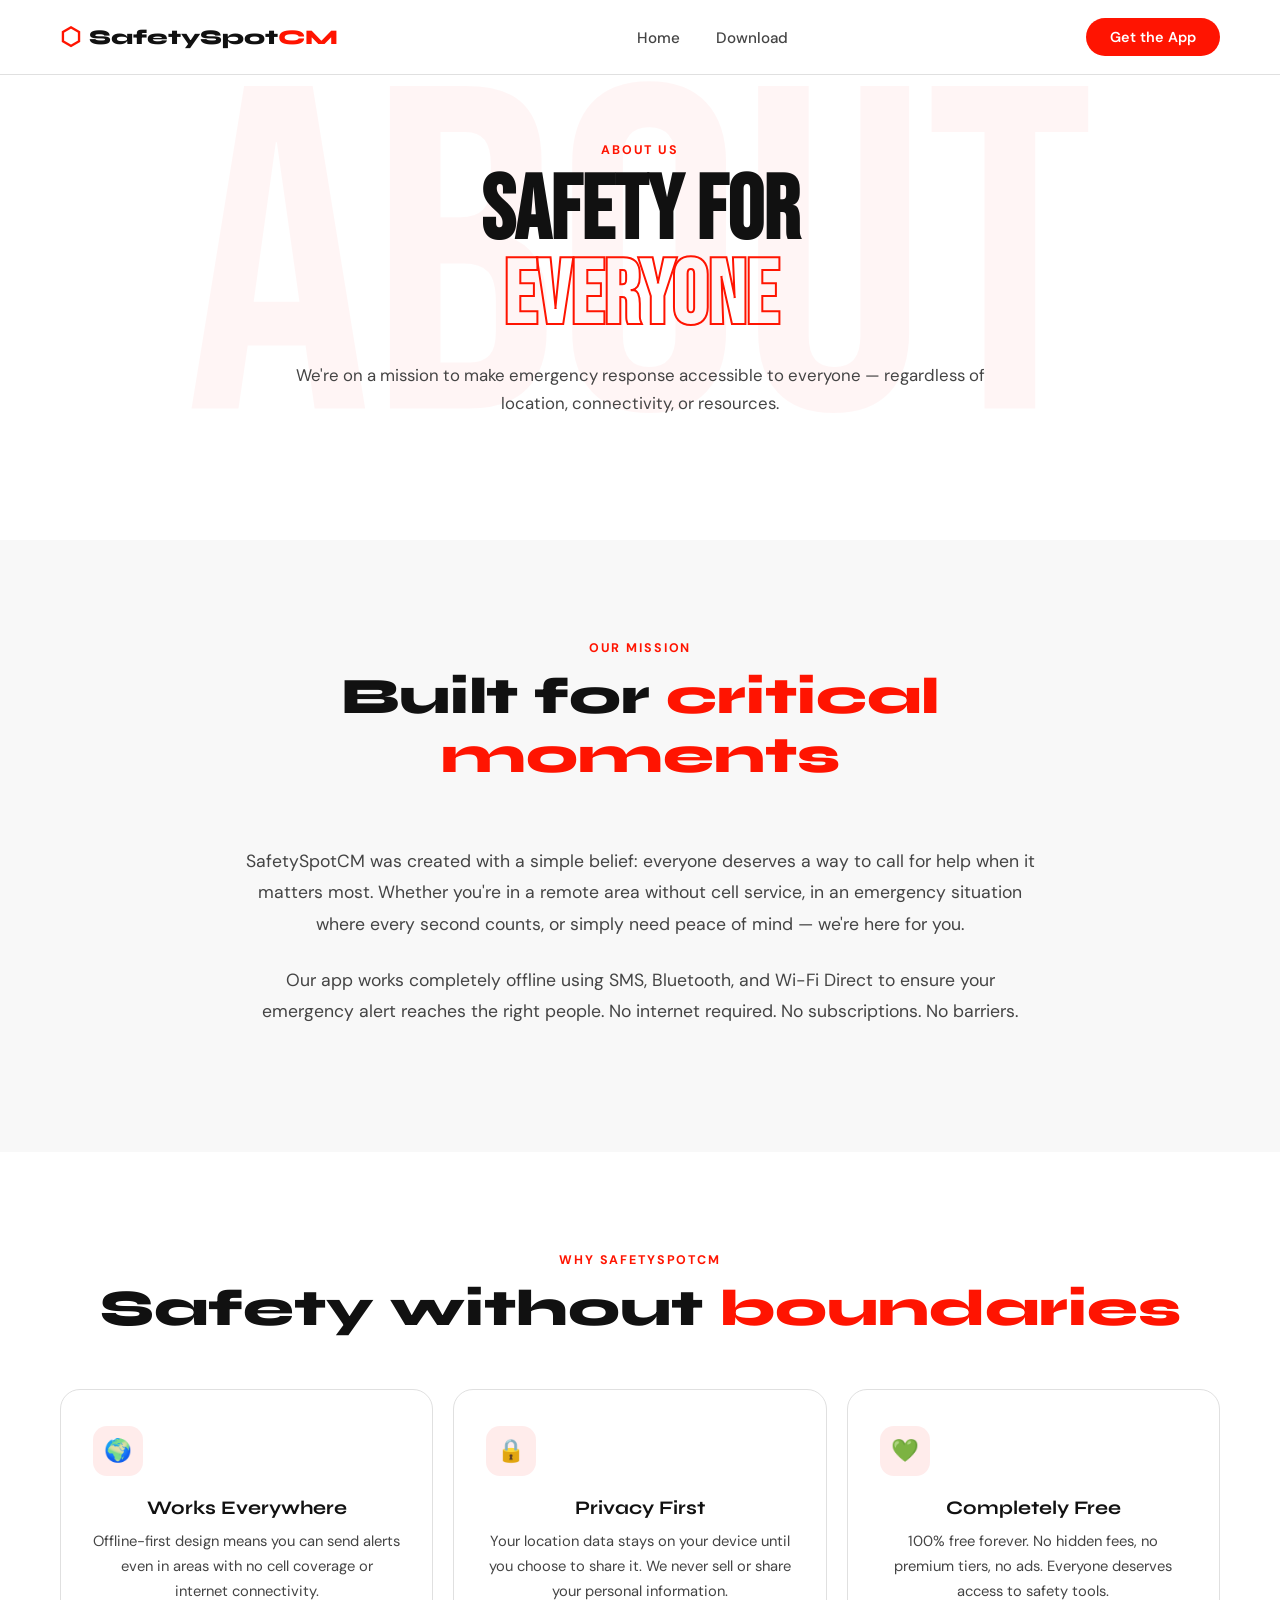
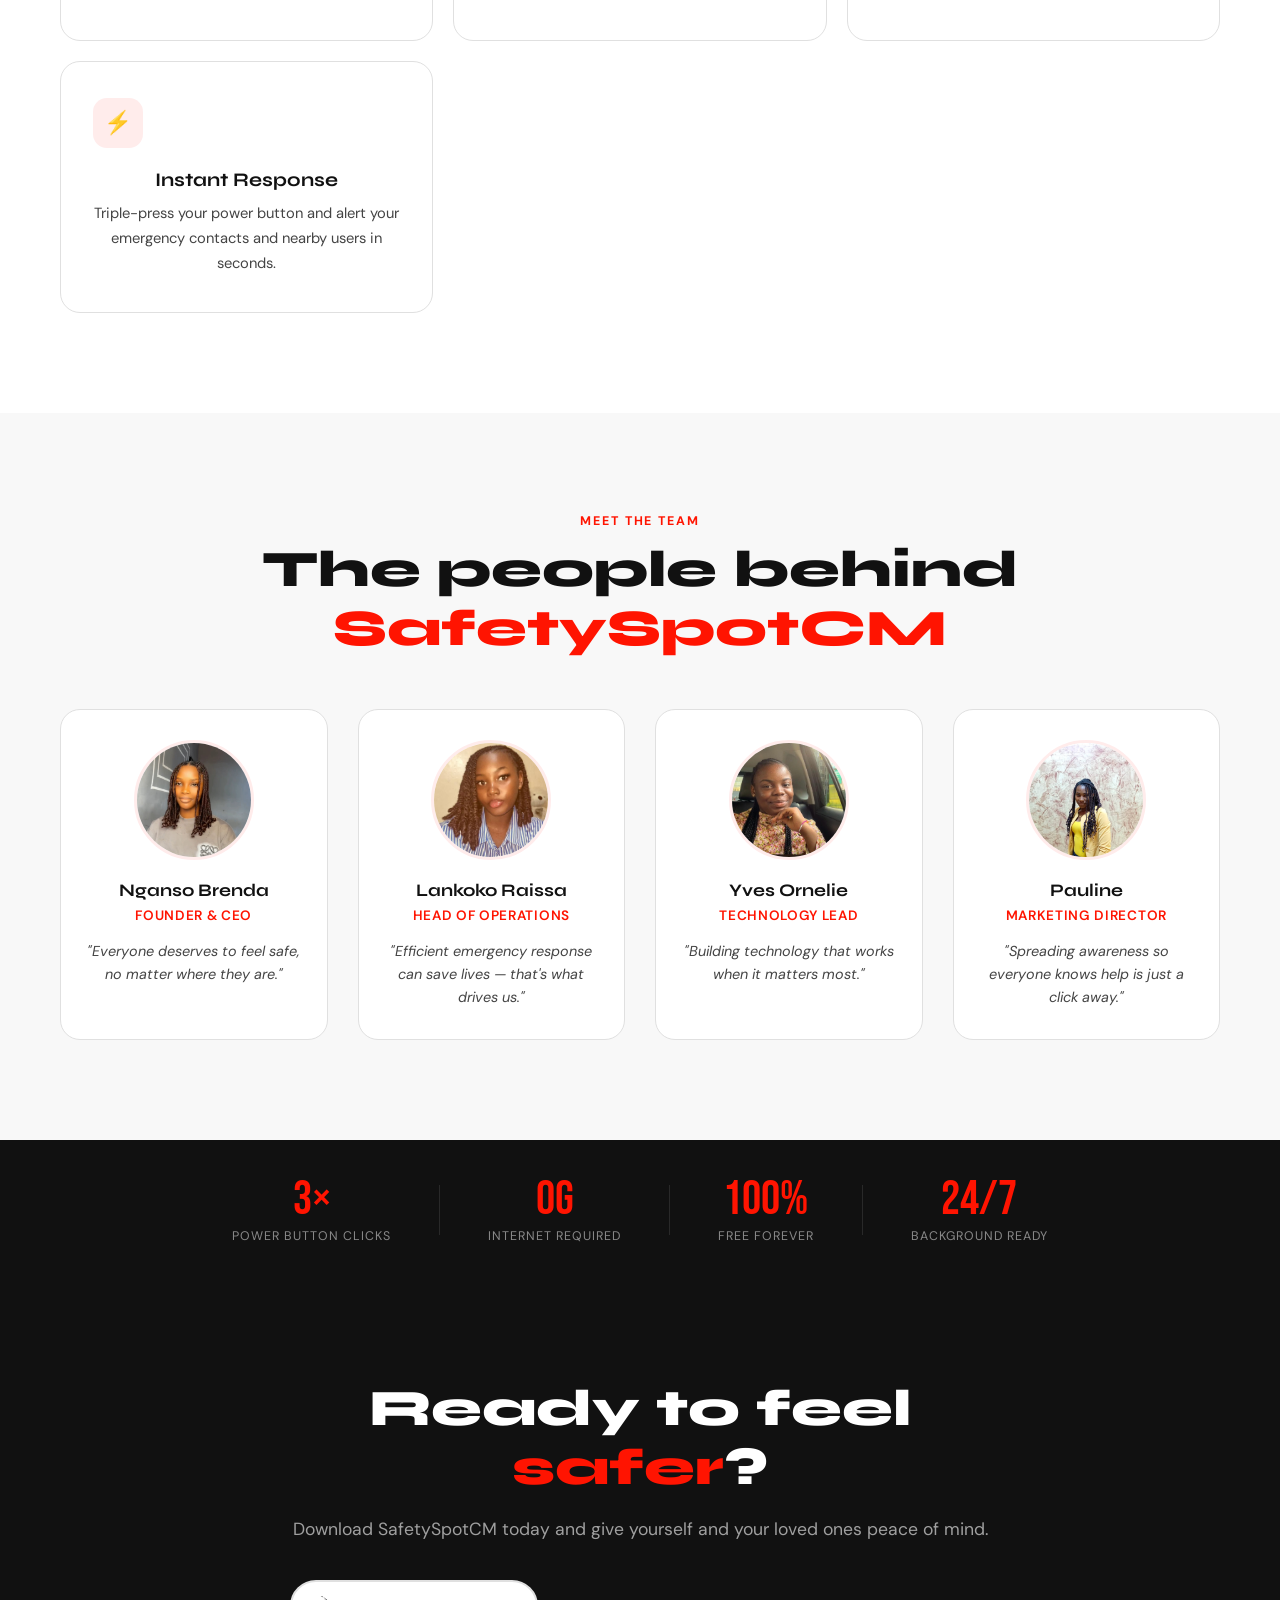
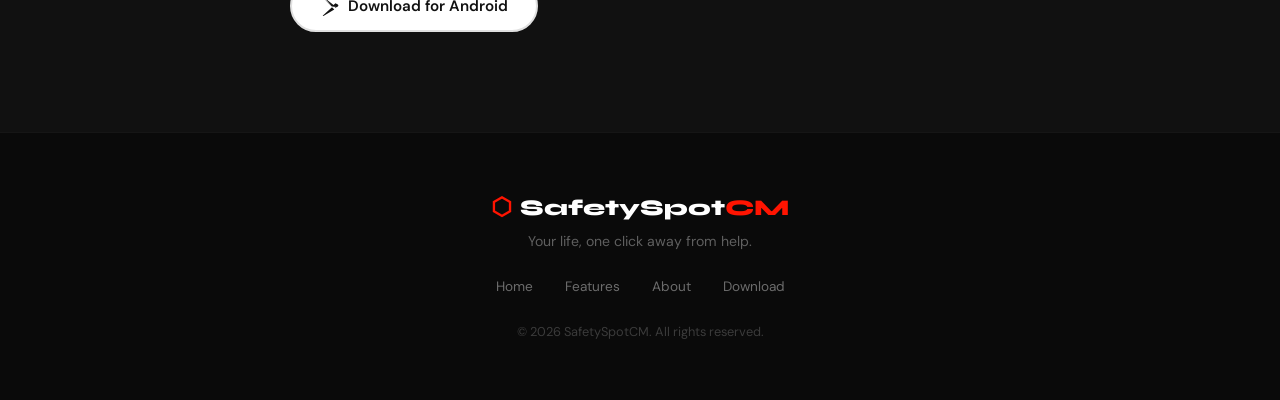
<file: website/templates/about.html>
<!DOCTYPE html>
<html lang="en">
<head>
  <meta charset="UTF-8" />
  <meta name="viewport" content="width=device-width, initial-scale=1.0"/>
  <title>About – SafetySpotCM</title>
  <link rel="stylesheet" href="../static/css/style.css" />
  <link rel="preconnect" href="https://fonts.googleapis.com">
  <link href="https://fonts.googleapis.com/css2?family=Bebas+Neue&family=Syne:wght@400;600;700;800&family=DM+Sans:ital,wght@0,300;0,400;0,500;1,300&display=swap" rel="stylesheet">
</head>
<body>

  <!-- NAV -->
  <nav class="navbar">
    <div class="nav-logo">
      <span class="logo-icon">⬡</span>
      <span class="logo-text">SafetySpot<span class="logo-accent">CM</span></span>
    </div>
    <ul class="nav-links">
      <li><a href="{{ url_for('home') }}">Home</a></li>
      <li><a href="#download">Download</a></li>
    </ul>
    <a href="#download" class="nav-cta">Get the App</a>
  </nav>

  <!-- ABOUT HERO -->
  <section class="about-hero">
    <div class="hero-bg-text">ABOUT</div>
    <div class="about-hero-content">
      <div class="section-label">About Us</div>
      <h1 class="hero-title">
        Safety for<br/>
        <span class="hero-accent">Everyone</span>
      </h1>
      <p class="hero-sub">We're on a mission to make emergency response accessible to everyone — regardless of location, connectivity, or resources.</p>
    </div>
  </section>

  <!-- MISSION -->
  <section class="mission" id="about">
    <div class="section-inner">
      <div class="section-label">Our Mission</div>
      <h2 class="section-title">Built for <span class="accent">critical moments</span></h2>
      <p class="mission-text">SafetySpotCM was created with a simple belief: everyone deserves a way to call for help when it matters most. Whether you're in a remote area without cell service, in an emergency situation where every second counts, or simply need peace of mind — we're here for you.</p>
      <p class="mission-text">Our app works completely offline using SMS, Bluetooth, and Wi-Fi Direct to ensure your emergency alert reaches the right people. No internet required. No subscriptions. No barriers.</p>
    </div>
  </section>

  <!-- VALUES -->
  <section class="values">
    <div class="section-inner">
      <div class="section-label">Why SafetySpotCM</div>
      <h2 class="section-title">Safety without <span class="accent">boundaries</span></h2>
      <div class="features-grid">
        <div class="feat-card">
          <div class="feat-icon-wrap"><span class="feat-icon">🌍</span></div>
          <h3>Works Everywhere</h3>
          <p>Offline-first design means you can send alerts even in areas with no cell coverage or internet connectivity.</p>
        </div>
        <div class="feat-card">
          <div class="feat-icon-wrap"><span class="feat-icon">🔒</span></div>
          <h3>Privacy First</h3>
          <p>Your location data stays on your device until you choose to share it. We never sell or share your personal information.</p>
        </div>
        <div class="feat-card">
          <div class="feat-icon-wrap"><span class="feat-icon">💚</span></div>
          <h3>Completely Free</h3>
          <p>100% free forever. No hidden fees, no premium tiers, no ads. Everyone deserves access to safety tools.</p>
        </div>
        <div class="feat-card">
          <div class="feat-icon-wrap"><span class="feat-icon">⚡</span></div>
          <h3>Instant Response</h3>
          <p>Triple-press your power button and alert your emergency contacts and nearby users in seconds.</p>
        </div>
      </div>
    </div>
  </section>

  <!-- MEET THE TEAM -->
  <section class="team" id="team">
    <div class="section-inner">
      <div class="section-label">Meet the Team</div>
      <h2 class="section-title">The people behind <span class="accent">SafetySpotCM</span></h2>
      <div class="team-grid">
        <div class="team-card">
          <div class="team-photo">
            <img src="../static/images/Brenda.jpeg" alt="Nganso Brenda">
          </div>
          <h3 class="team-name">Nganso Brenda</h3>
          <p class="team-role">Founder & CEO</p>
          <p class="team-quote">"Everyone deserves to feel safe, no matter where they are."</p>
        </div>
        <div class="team-card">
          <div class="team-photo">
            <img src="../static/images/Raissa.jpeg" alt="Lankoko Raissa">
          </div>
          <h3 class="team-name">Lankoko Raissa</h3>
          <p class="team-role">Head of Operations</p>
          <p class="team-quote">"Efficient emergency response can save lives — that's what drives us."</p>
        </div>
        <div class="team-card">
          <div class="team-photo">
            <img src="../static/images/Yves.jpeg" alt="Yves Ornelie">
          </div>
          <h3 class="team-name">Yves Ornelie</h3>
          <p class="team-role">Technology Lead</p>
          <p class="team-quote">"Building technology that works when it matters most."</p>
        </div>
        <div class="team-card">
          <div class="team-photo">
            <img src="../static/images/Pauline.jpeg" alt="Pauline">
          </div>
          <h3 class="team-name">Pauline</h3>
          <p class="team-role">Marketing Director</p>
          <p class="team-quote">"Spreading awareness so everyone knows help is just a click away."</p>
        </div>
      </div>
    </div>
  </section>

  <!-- STATS -->
  <div class="stats-strip">
    <div class="stat"><span class="stat-num">3×</span><span class="stat-label">Power Button Clicks</span></div>
    <div class="stat-divider"></div>
    <div class="stat"><span class="stat-num">0G</span><span class="stat-label">Internet Required</span></div>
    <div class="stat-divider"></div>
    <div class="stat"><span class="stat-num">100%</span><span class="stat-label">Free Forever</span></div>
    <div class="stat-divider"></div>
    <div class="stat"><span class="stat-num">24/7</span><span class="stat-label">Background Ready</span></div>
  </div>

  <!-- CTA -->
  <section class="cta" id="download">
    <div class="section-inner">
      <h2 class="section-title">Ready to feel <span class="accent">safer</span>?</h2>
      <p class="cta-text">Download SafetySpotCM today and give yourself and your loved ones peace of mind.</p>
      <div class="hero-actions">
        <a href="#" class="btn-primary">
           
          <svg width="20" height="20" viewBox="0 0 24 24" fill="currentColor"><path d="M3.18 23.76c.3.17.64.2.96.09l13.02-7.52-2.76-2.76-11.22 10.19zm16.7-10.56L16.6 11.1 3.04.33C2.7.12 2.3.14 2 .37L14.12 12.5l5.76.7zM21.4 10.3L18.56 8.7l-3.02 2.76 3.02 2.76 2.86-1.62c.82-.47.82-1.84-.02-2.3zM3.18.33L14.12 11.5 2 .5C1.7.27 1.3.3 1 .5L3.18.33z"/></svg>
          Download for Android
        </a>
      </div>
    </div>
  </section>

  <!-- FOOTER -->
  <footer class="footer">
    <div class="footer-content">
      <div class="footer-logo">
        <span class="logo-icon">⬡</span>
        <span class="logo-text">SafetySpot<span class="logo-accent">CM</span></span>
      </div>
      <p class="footer-tagline">Your life, one click away from help.</p>
      <div class="footer-links">
        <a href="/">Home</a>
        <a href="#features">Features</a>
        <a href="#about">About</a>
        <a href="#download">Download</a>
      </div>
      <p class="footer-copy">© 2026 SafetySpotCM. All rights reserved.</p>
    </div>
  </footer>

</body>
</html>
</file>
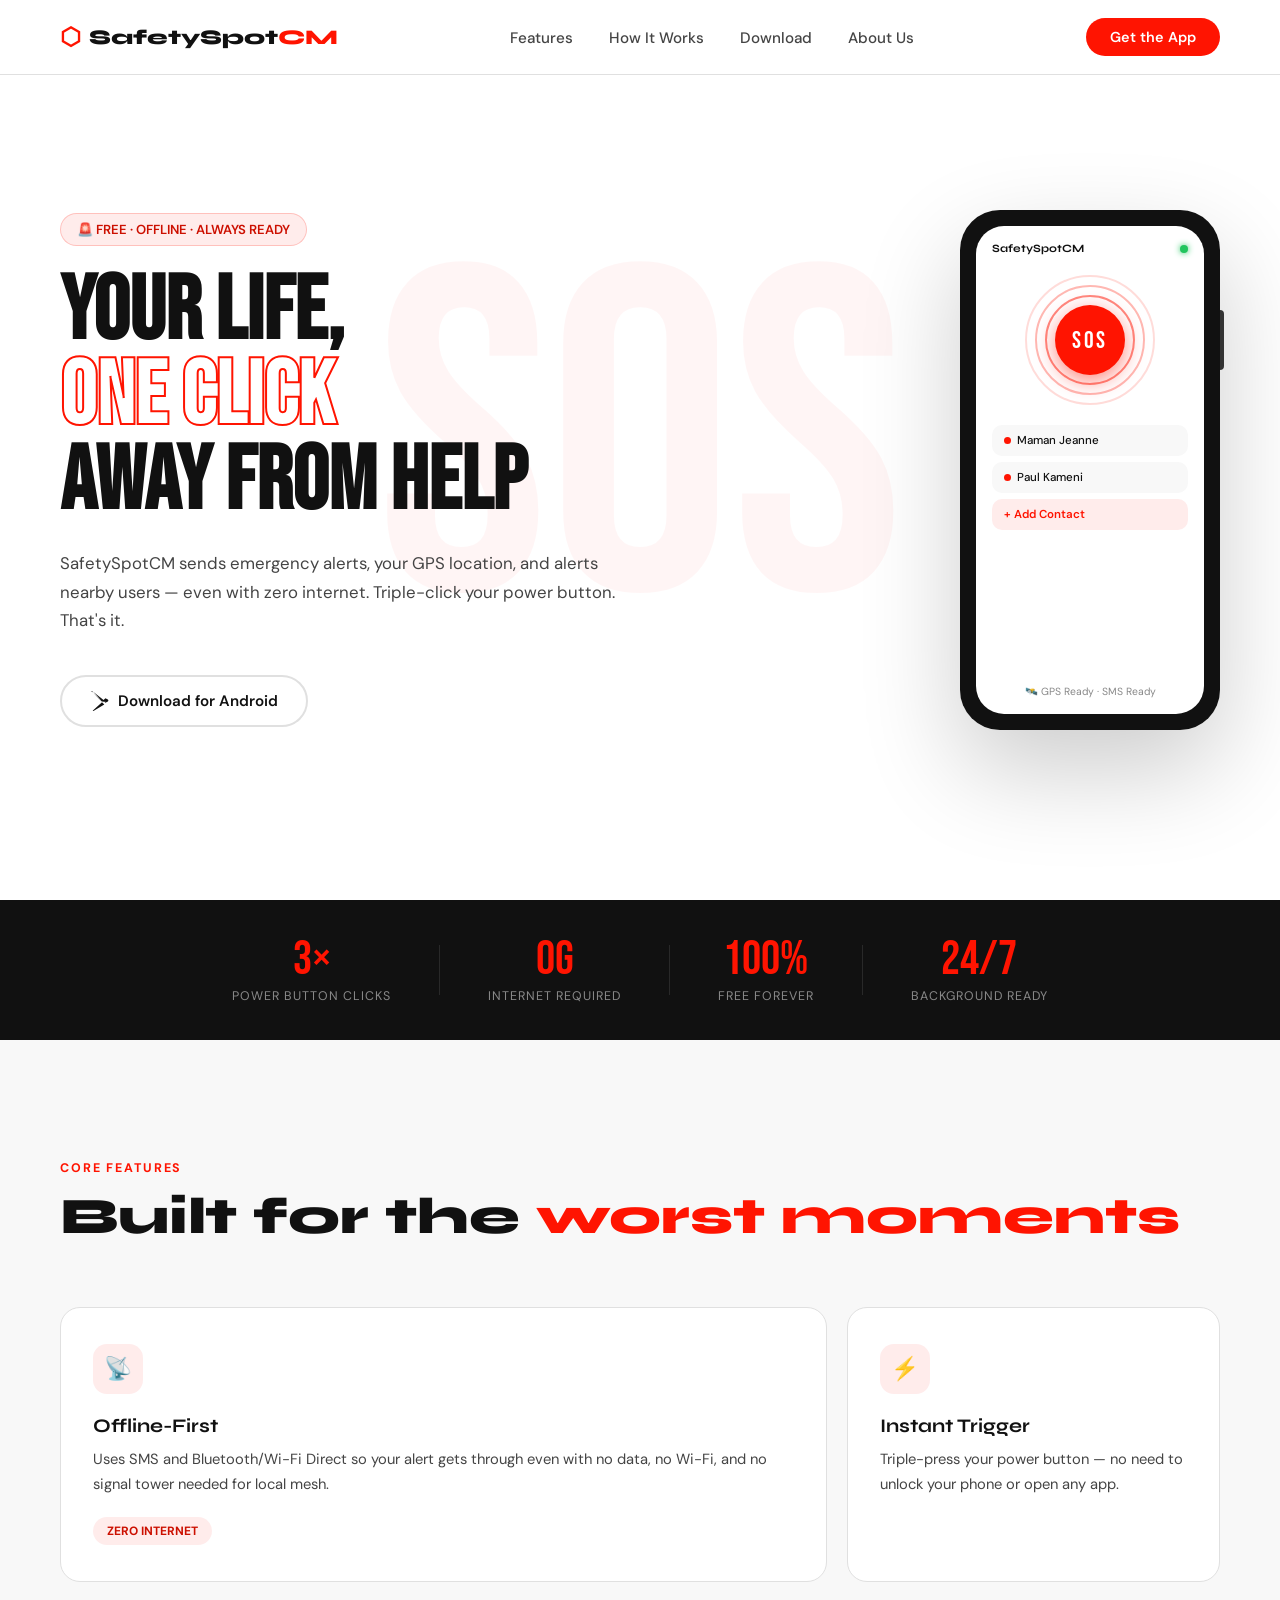
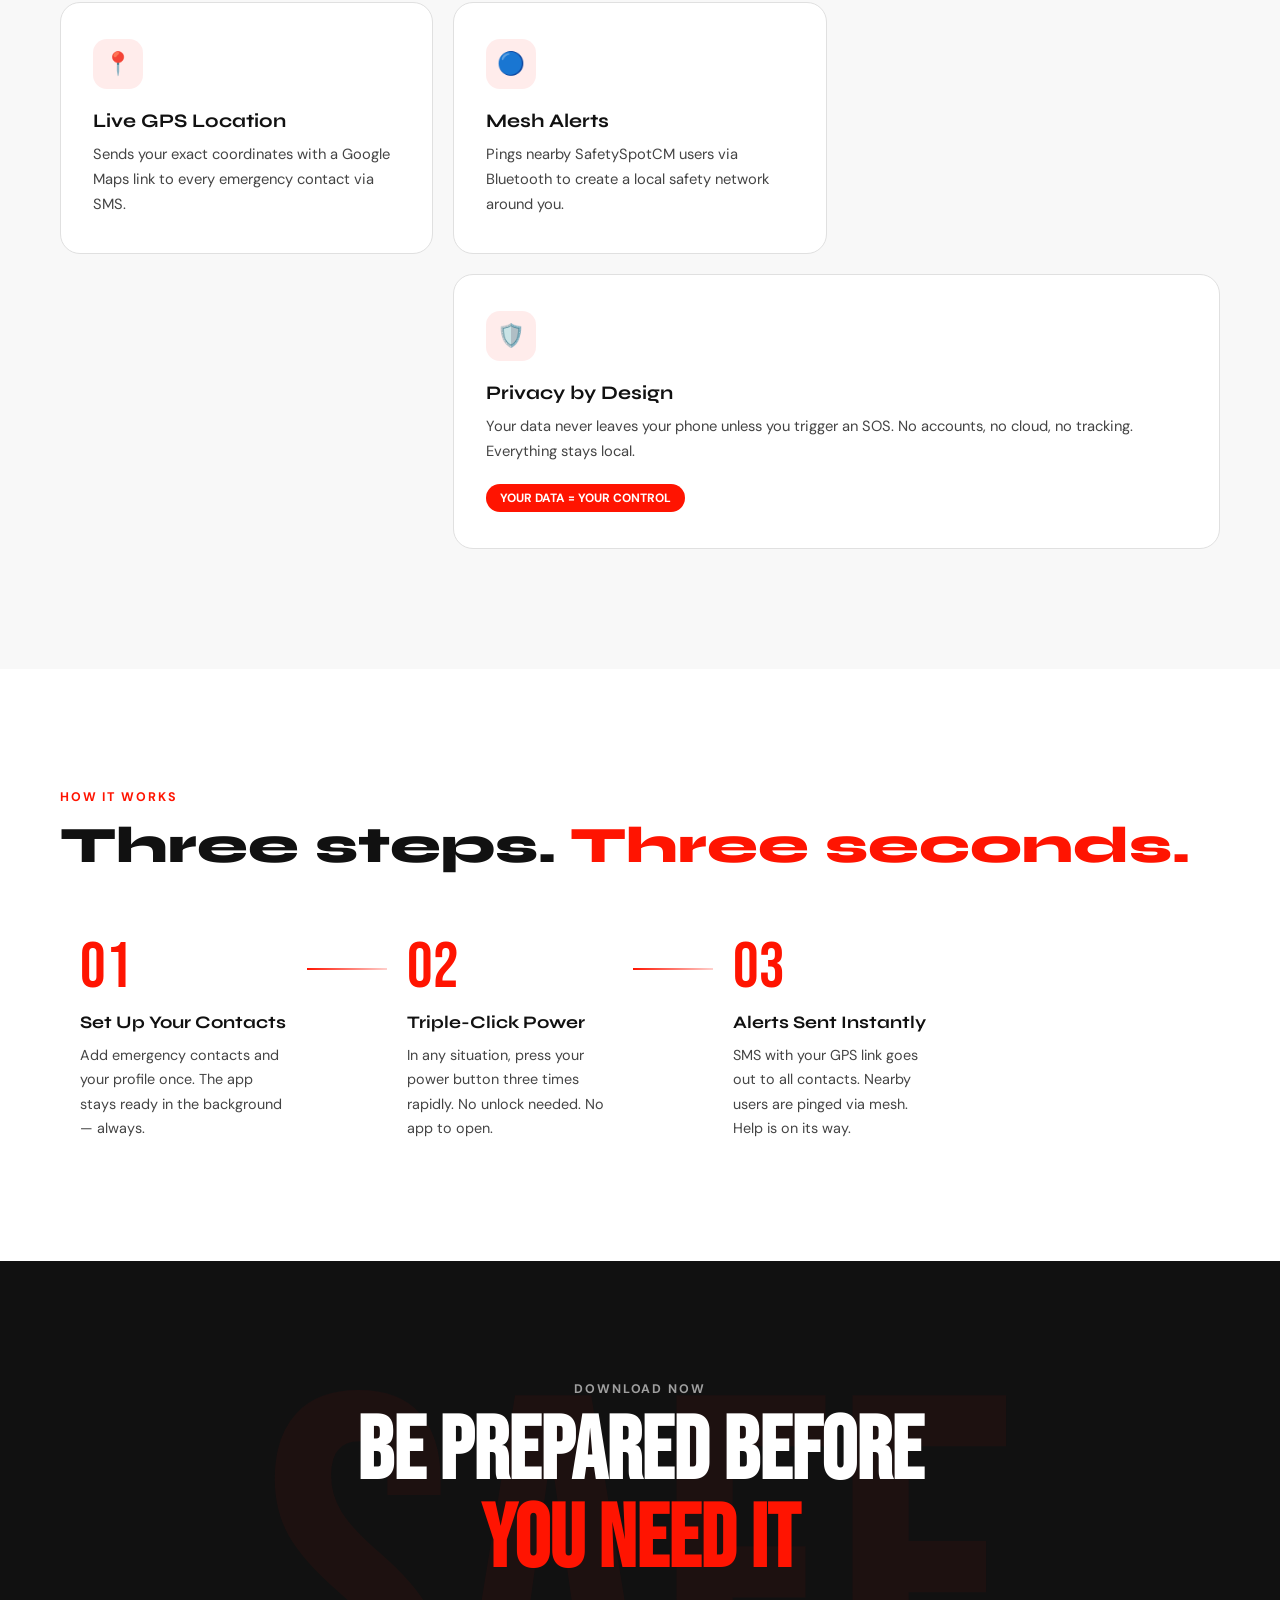
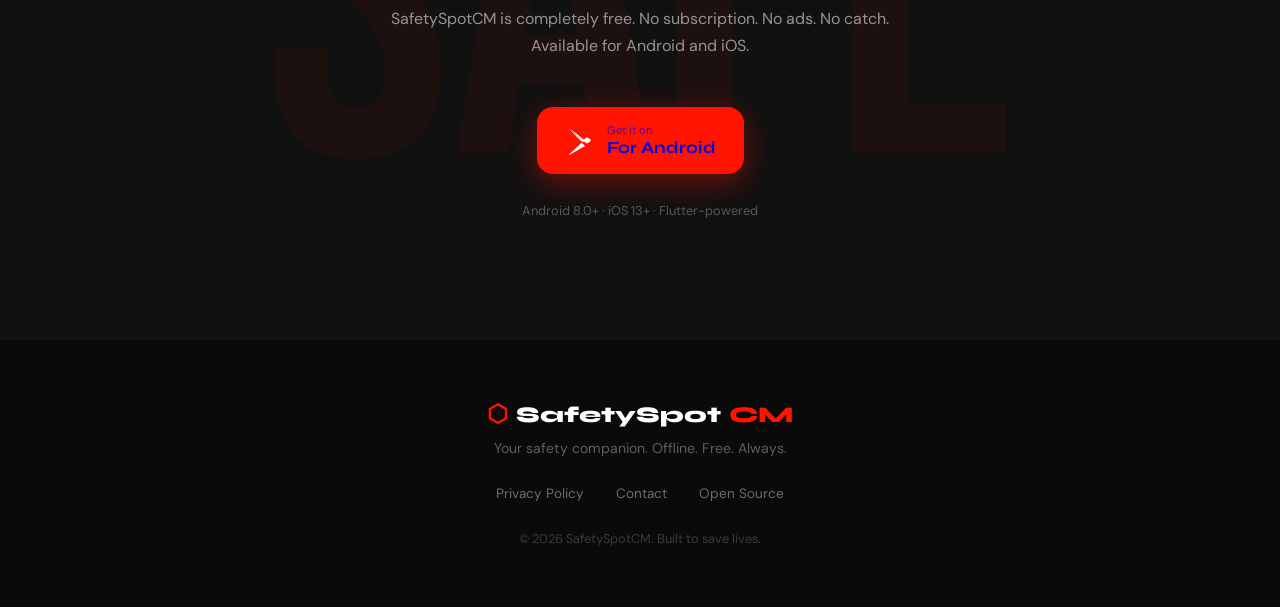
<file: website/templates/home.html>
<!DOCTYPE html>
<html lang="en">
<head>
  <meta charset="UTF-8" />
  <meta name="viewport" content="width=device-width, initial-scale=1.0"/>
  <title>SafetySpotCM – Emergency SOS App</title>
  <link rel="stylesheet" href="../static/css/style.css" />
  <link rel="preconnect" href="https://fonts.googleapis.com">
  <link href="https://fonts.googleapis.com/css2?family=Bebas+Neue&family=Syne:wght@400;600;700;800&family=DM+Sans:ital,wght@0,300;0,400;0,500;1,300&display=swap" rel="stylesheet">
</head>
<body>

  <!-- NAV -->
  <nav class="navbar">
    <div class="nav-logo">
      <span class="logo-icon">⬡</span>
      <span class="logo-text">SafetySpot<span class="logo-accent">CM</span></span>
    </div>
    <ul class="nav-links">
      <li><a href="#features">Features</a></li>
      <li><a href="#how">How It Works</a></li>
      <li><a href="#download">Download</a></li>
      <li><a href="{{ url_for('about') }}">About Us</a></li>
    </ul>
    <a href="#download" class="nav-cta">Get the App</a>
  </nav>

  <!-- HERO -->
  <section class="hero">
    <div class="hero-bg-text">SOS</div>
    <div class="hero-content">
      <div class="hero-badge">🚨 Free · Offline · Always Ready</div>
      <h1 class="hero-title">
        Your Life,<br/>
        <span class="hero-accent">One Click</span><br/>
        Away From Help
      </h1>
      <p class="hero-sub">SafetySpotCM sends emergency alerts, your GPS location, and alerts nearby users — even with zero internet. Triple-click your power button. That's it.</p>
      <div class="hero-actions">
        <a href="#" class="btn-primary">
          <svg width="20" height="20" viewBox="0 0 24 24" fill="currentColor"><path d="M3.18 23.76c.3.17.64.2.96.09l13.02-7.52-2.76-2.76-11.22 10.19zm16.7-10.56L16.6 11.1 3.04.33C2.7.12 2.3.14 2 .37L14.12 12.5l5.76.7zM21.4 10.3L18.56 8.7l-3.02 2.76 3.02 2.76 2.86-1.62c.82-.47.82-1.84-.02-2.3zM3.18.33L14.12 11.5 2 .5C1.7.27 1.3.3 1 .5L3.18.33z"/></svg>
          Download for Android
        </a>
      </div>
    </div>
    <div class="hero-phone">
      <div class="phone-frame">
        <div class="phone-screen">
          <div class="phone-status">
            <span>SafetySpotCM</span>
            <span class="status-dot"></span>
          </div>
          <div class="sos-button-preview">
            <div class="sos-ring sos-ring-3"></div>
            <div class="sos-ring sos-ring-2"></div>
            <div class="sos-ring sos-ring-1"></div>
            <div class="sos-btn-inner">SOS</div>
          </div>
          <div class="phone-contacts">
            <div class="contact-item"><span class="ci-dot"></span> Maman Jeanne</div>
            <div class="contact-item"><span class="ci-dot"></span> Paul Kameni</div>
            <div class="contact-item add-more">+ Add Contact</div>
          </div>
          <div class="phone-footer-msg">🛰️ GPS Ready · SMS Ready</div>
        </div>
        <div class="phone-button"></div>
      </div>
    </div>
  </section>

  <!-- STATS STRIP -->
  <div class="stats-strip">
    <div class="stat"><span class="stat-num">3×</span><span class="stat-label">Power Button Clicks</span></div>
    <div class="stat-divider"></div>
    <div class="stat"><span class="stat-num">0G</span><span class="stat-label">Internet Required</span></div>
    <div class="stat-divider"></div>
    <div class="stat"><span class="stat-num">100%</span><span class="stat-label">Free Forever</span></div>
    <div class="stat-divider"></div>
    <div class="stat"><span class="stat-num">24/7</span><span class="stat-label">Background Ready</span></div>
  </div>

  <!-- FEATURES -->
  <section class="features" id="features">
    <div class="section-label">Core Features</div>
    <h2 class="section-title">Built for the <span class="accent">worst moments</span></h2>
    <div class="features-grid">
      <div class="feat-card feat-large">
        <div class="feat-icon-wrap"><span class="feat-icon">📡</span></div>
        <h3>Offline-First</h3>
        <p>Uses SMS and Bluetooth/Wi-Fi Direct so your alert gets through even with no data, no Wi-Fi, and no signal tower needed for local mesh.</p>
        <div class="feat-tag">Zero Internet</div>
      </div>
      <div class="feat-card">
        <div class="feat-icon-wrap"><span class="feat-icon">⚡</span></div>
        <h3>Instant Trigger</h3>
        <p>Triple-press your power button — no need to unlock your phone or open any app.</p>
      </div>
      <div class="feat-card">
        <div class="feat-icon-wrap"><span class="feat-icon">📍</span></div>
        <h3>Live GPS Location</h3>
        <p>Sends your exact coordinates with a Google Maps link to every emergency contact via SMS.</p>
      </div>
      <div class="feat-card">
        <div class="feat-icon-wrap"><span class="feat-icon">🔵</span></div>
        <h3>Mesh Alerts</h3>
        <p>Pings nearby SafetySpotCM users via Bluetooth to create a local safety network around you.</p>
      </div>
      <div class="feat-card feat-large feat-right">
        <div class="feat-icon-wrap"><span class="feat-icon">🛡️</span></div>
        <h3>Privacy by Design</h3>
        <p>Your data never leaves your phone unless you trigger an SOS. No accounts, no cloud, no tracking. Everything stays local.</p>
        <div class="feat-tag feat-tag-dark">Your Data = Your Control</div>
      </div>
    </div>
  </section>

  <!-- HOW IT WORKS -->
  <section class="how" id="how">
    <div class="section-label">How It Works</div>
    <h2 class="section-title">Three steps. <span class="accent">Three seconds.</span></h2>
    <div class="steps">
      <div class="step">
        <div class="step-number">01</div>
        <div class="step-body">
          <h3>Set Up Your Contacts</h3>
          <p>Add emergency contacts and your profile once. The app stays ready in the background — always.</p>
        </div>
      </div>
      <div class="step-line"></div>
      <div class="step">
        <div class="step-number">02</div>
        <div class="step-body">
          <h3>Triple-Click Power</h3>
          <p>In any situation, press your power button three times rapidly. No unlock needed. No app to open.</p>
        </div>
      </div>
      <div class="step-line"></div>
      <div class="step">
        <div class="step-number">03</div>
        <div class="step-body">
          <h3>Alerts Sent Instantly</h3>
          <p>SMS with your GPS link goes out to all contacts. Nearby users are pinged via mesh. Help is on its way.</p>
        </div>
      </div>
    </div>
  </section>

  <!-- DOWNLOAD -->
  <section class="download" id="download">
    <div class="download-bg-word">SAFE</div>
    <div class="download-content">
      <div class="section-label light">Download Now</div>
      <h2 class="download-title">Be prepared before<br/><span class="download-accent">you need it</span></h2>
      <p class="download-sub">SafetySpotCM is completely free. No subscription. No ads. No catch. Available for Android and iOS.</p>
      <div class="download-btns">
        <a href="#" class="dl-btn dl-google">
          <div class="dl-icon">
            <svg width="28" height="28" viewBox="0 0 24 24"><path fill="white" d="M3.18 23.76c.3.17.64.2.96.09l13.02-7.52-2.76-2.76-11.22 10.19zm16.7-10.56L16.6 11.1 3.04.33C2.7.12 2.3.14 2 .37L14.12 12.5l5.76.7zM21.4 10.3L18.56 8.7l-3.02 2.76 3.02 2.76 2.86-1.62c.82-.47.82-1.84-.02-2.3zM3.18.33L14.12 11.5 2 .5C1.7.27 1.3.3 1 .5L3.18.33z"/></svg>
          </div>
          <div class="dl-text">
            <span class="dl-small">Get it on</span>
            <span class="dl-big">For Android</span>
          </div>
        </a>
      </div>
      <p class="download-note">Android 8.0+ · iOS 13+ · Flutter-powered</p>
    </div>
  </section>

  <!-- FOOTER -->
  <footer class="footer">
    <div class="footer-logo">
      <span class="logo-icon">⬡</span>
      SafetySpot<span class="logo-accent">CM</span>
    </div>
    <p class="footer-tagline">Your safety companion. Offline. Free. Always.</p>
    <div class="footer-links">
      <a href="#">Privacy Policy</a>
      <a href="#">Contact</a>
      <a href="#">Open Source</a>
    </div>
    <p class="footer-copy">© 2026 SafetySpotCM. Built to save lives.</p>
  </footer>

</body>
</html>
</file>
<file: website/static/css/style.css>
:root {
  --red: #ff1401;
  --red-dark: #cc1000;
  --red-light: rgba(255, 20, 1, 0.08);
  --white: #ffffff;
  --off-white: #f8f8f8;
  --mid-gray: #e0e0e0;
  --text-dark: #111111;
  --text-mid: #444444;
  --text-soft: #888888;
  --shadow: 0 8px 40px rgba(255, 20, 1, 0.12);
}

* { margin: 0; padding: 0; box-sizing: border-box; }
html { scroll-behavior: smooth; }
body {
  font-family: 'DM Sans', sans-serif;
  background: var(--white);
  color: var(--text-dark);
  overflow-x: hidden;
}

/* NAVBAR */
.navbar {
  position: fixed; top: 0; left: 0; right: 0; z-index: 100;
  display: flex; align-items: center; justify-content: space-between;
  padding: 18px 60px;
  background: rgba(255,255,255,0.92);
  backdrop-filter: blur(12px);
  border-bottom: 1px solid var(--mid-gray);
}
.nav-logo {
  display: flex; align-items: center; gap: 8px;
  font-family: 'Syne', sans-serif; font-weight: 800; font-size: 1.3rem;
  color: var(--text-dark); text-decoration: none;
}
.logo-icon { color: var(--red); font-size: 1.5rem; }
.logo-accent { color: var(--red); }
.nav-links { display: flex; gap: 36px; list-style: none; }
.nav-links a {
  text-decoration: none; color: var(--text-mid);
  font-size: 0.95rem; font-weight: 500; transition: color 0.2s;
}
.nav-links a:hover { color: var(--red); }
.nav-cta {
  background: var(--red); color: var(--white); text-decoration: none;
  padding: 10px 24px; border-radius: 100px;
  font-size: 0.9rem; font-weight: 600;
  transition: background 0.2s, transform 0.2s;
}
.nav-cta:hover { background: var(--red-dark); transform: translateY(-1px); }

/* HERO */
.hero {
  min-height: 100vh; display: flex; align-items: center;
  justify-content: space-between; padding: 120px 60px 80px;
  position: relative; overflow: hidden; background: var(--white); gap: 40px;
}
.hero-bg-text {
  position: absolute; font-family: 'Bebas Neue', sans-serif;
  font-size: 36vw; color: rgba(255, 20, 1, 0.04);
  top: 50%; left: 50%; transform: translate(-50%, -50%);
  pointer-events: none; user-select: none; white-space: nowrap; z-index: 0;
}
.hero-content { position: relative; z-index: 1; max-width: 560px; animation: fadeUp 0.8s ease both; }
.hero-badge {
  display: inline-flex; align-items: center; gap: 6px;
  background: var(--red-light); border: 1px solid rgba(255,20,1,0.2);
  color: var(--red-dark); padding: 7px 16px; border-radius: 100px;
  font-size: 0.82rem; font-weight: 600; text-transform: uppercase; margin-bottom: 24px;
}
.hero-title {
  font-family: 'Bebas Neue', sans-serif;
  font-size: clamp(3.5rem, 7vw, 6rem);
  line-height: 0.95; color: var(--text-dark); margin-bottom: 24px;
}
.hero-accent { -webkit-text-stroke: 2px var(--red); color: transparent; }
.hero-sub { font-size: 1.05rem; line-height: 1.7; color: var(--text-mid); margin-bottom: 40px; }
.hero-actions { display: flex; gap: 14px; flex-wrap: wrap; }
.btn-primary {
  display: inline-flex; align-items: center; gap: 8px;
  background: var(--white); color: var(--text-dark); text-decoration: none;
  padding: 14px 28px; border-radius: 100px; font-size: 0.95rem; font-weight: 600;
  border: 2px solid var(--mid-gray); transition: all 0.2s;
  align-content: center;
}
.btn-primary:hover { border-color: var(--red); color: var(--red); transform: translateY(-2px); }

/* PHONE MOCKUP */
.hero-phone { position: relative; z-index: 1; flex-shrink: 0; animation: fadeUp 0.8s 0.2s ease both; }
.phone-frame {
  width: 260px; height: 520px; background: var(--text-dark);
  border-radius: 40px; padding: 16px; position: relative;
  box-shadow: 0 40px 100px rgba(0,0,0,0.2);
}
.phone-screen {
  width: 100%; height: 100%; background: var(--white); border-radius: 28px;
  overflow: hidden; display: flex; flex-direction: column;
  align-items: center; padding: 16px; gap: 12px;
}
.phone-status {
  display: flex; justify-content: space-between; align-items: center;
  width: 100%; font-size: 0.7rem; font-weight: 700; font-family: 'Syne', sans-serif;
}
.status-dot {
  width: 8px; height: 8px; border-radius: 50%; background: #22c55e;
  box-shadow: 0 0 6px #22c55e; animation: pulse-green 2s ease-in-out infinite;
}
.sos-button-preview {
  position: relative; width: 130px; height: 130px;
  display: flex; align-items: center; justify-content: center; margin: 8px 0;
}
.sos-ring {
  position: absolute; border-radius: 50%;
  border: 2px solid var(--red); animation: ripple 2.5s ease-out infinite;
}
.sos-ring-1 { width: 90px; height: 90px; opacity: 0.5; animation-delay: 0s; }
.sos-ring-2 { width: 110px; height: 110px; opacity: 0.3; animation-delay: 0.4s; }
.sos-ring-3 { width: 130px; height: 130px; opacity: 0.15; animation-delay: 0.8s; }
.sos-btn-inner {
  width: 70px; height: 70px; border-radius: 50%; background: var(--red); color: var(--white);
  display: flex; align-items: center; justify-content: center;
  font-family: 'Bebas Neue', sans-serif; font-size: 1.5rem; letter-spacing: 0.1em;
  box-shadow: 0 6px 20px rgba(255,20,1,0.5); position: relative; z-index: 2;
}
.phone-contacts { width: 100%; display: flex; flex-direction: column; gap: 6px; }
.contact-item {
  background: var(--off-white); border-radius: 10px; padding: 8px 12px;
  font-size: 0.72rem; font-weight: 500; display: flex; align-items: center; gap: 6px;
}
.ci-dot { width: 7px; height: 7px; border-radius: 50%; background: var(--red); flex-shrink: 0; }
.add-more { color: var(--red); background: var(--red-light); font-weight: 600; }
.phone-footer-msg { font-size: 0.65rem; color: var(--text-soft); text-align: center; margin-top: auto; }
.phone-button {
  position: absolute; right: -4px; top: 100px;
  width: 4px; height: 60px; background: #333; border-radius: 0 4px 4px 0;
}

/* STATS STRIP */
.stats-strip {
  background: var(--text-dark); display: flex; justify-content: center;
  align-items: center; padding: 36px 60px; flex-wrap: wrap;
}
.stat { display: flex; flex-direction: column; align-items: center; padding: 0 48px; }
.stat-num { font-family: 'Bebas Neue', sans-serif; font-size: 3rem; color: var(--red); line-height: 1; }
.stat-label {
  font-size: 0.78rem; color: rgba(255,255,255,0.5);
  text-transform: uppercase; letter-spacing: 0.08em; margin-top: 4px;
}
.stat-divider { width: 1px; height: 50px; background: rgba(255,255,255,0.1); }

/* FEATURES */
.features { padding: 120px 60px; background: var(--off-white); }
.section-label {
  font-size: 0.78rem; font-weight: 700; letter-spacing: 0.15em;
  text-transform: uppercase; color: var(--red); margin-bottom: 12px;
}
.section-label.light { color: rgba(255,255,255,0.6); }
.section-title {
  font-family: 'Syne', sans-serif; font-size: clamp(2rem, 4vw, 3.2rem);
  font-weight: 800; color: var(--text-dark); margin-bottom: 60px; line-height: 1.15;
}
.accent { color: var(--red); }
.features-grid {
  display: grid; grid-template-columns: repeat(3, 1fr); gap: 20px;
}
.feat-card {
  background: var(--white); border-radius: 20px; padding: 36px 32px;
  border: 1px solid var(--mid-gray); transition: all 0.3s; position: relative; overflow: hidden;
}
.feat-card:hover { transform: translateY(-4px); box-shadow: var(--shadow); border-color: rgba(255,20,1,0.2); }
.feat-card::before {
  content: ''; position: absolute; top: 0; left: 0; right: 0; height: 3px;
  background: var(--red); transform: scaleX(0); transition: transform 0.3s; transform-origin: left;
}
.feat-card:hover::before { transform: scaleX(1); }
.feat-large { grid-column: span 2; }
.feat-right { grid-column: 2 / span 2; }
.feat-icon-wrap {
  width: 50px; height: 50px; background: var(--red-light); border-radius: 14px;
  display: flex; align-items: center; justify-content: center; margin-bottom: 20px;
}
.feat-icon { font-size: 1.4rem; }
.feat-card h3 { font-family: 'Syne', sans-serif; font-size: 1.2rem; font-weight: 700; margin-bottom: 10px; }
.feat-card p { font-size: 0.92rem; line-height: 1.7; color: var(--text-mid); }
.feat-tag {
  display: inline-block; margin-top: 20px; padding: 6px 14px;
  background: var(--red-light); color: var(--red-dark); border-radius: 100px;
  font-size: 0.75rem; font-weight: 700; text-transform: uppercase;
}
.feat-tag-dark { background: var(--red); color: var(--white); }

/* HOW IT WORKS */
.how { padding: 120px 60px; background: var(--white); }
.steps { display: flex; align-items: flex-start; max-width: 900px; }
.step { flex: 1; padding: 0 20px; }
.step-line {
  width: 80px; height: 2px;
  background: linear-gradient(to right, var(--red), rgba(255,20,1,0.2));
  margin-top: 32px; flex-shrink: 0;
}
.step-number { font-family: 'Bebas Neue', sans-serif; font-size: 4rem; color: var(--red); line-height: 1; margin-bottom: 12px; }
.step-body h3 { font-family: 'Syne', sans-serif; font-size: 1.1rem; font-weight: 700; margin-bottom: 10px; }
.step-body p { font-size: 0.9rem; line-height: 1.7; color: var(--text-mid); }

/* DOWNLOAD */
.download {
  background: var(--text-dark); padding: 120px 60px;
  position: relative; overflow: hidden; text-align: center;
}
.download-bg-word {
  position: absolute; font-family: 'Bebas Neue', sans-serif; font-size: 40vw;
  color: rgba(255,20,1,0.05); top: 50%; left: 50%;
  transform: translate(-50%, -50%); pointer-events: none; white-space: nowrap;
}
.download-content { position: relative; z-index: 1; }
.download-title {
  font-family: 'Bebas Neue', sans-serif; font-size: clamp(3rem, 7vw, 5.5rem);
  color: var(--white); line-height: 1; margin-bottom: 20px;
}
.download-accent { color: var(--red); }
.download-sub { font-size: 1rem; color: rgba(255,255,255,0.55); max-width: 500px; margin: 0 auto 48px; line-height: 1.7; }
.download-btns { display: flex; justify-content: center; gap: 16px; flex-wrap: wrap; margin-bottom: 28px; }
.dl-btn {
  display: inline-flex; align-items: center; gap: 14px;
  padding: 16px 28px; border-radius: 16px; text-decoration: none;
  transition: all 0.25s; min-width: 200px;
}
.dl-apple { background: var(--white); }
.dl-google { background: var(--red); box-shadow: 0 8px 30px rgba(255,20,1,0.4); }
.dl-btn:hover { transform: translateY(-3px); }
.dl-google:hover { background: var(--red-dark); }
.dl-icon { display: flex; align-items: center; }
.dl-text { display: flex; flex-direction: column; text-align: left; }
.dl-small { font-size: 0.7rem; opacity: 0.65; }
.dl-big { font-size: 1.05rem; font-weight: 700; font-family: 'Syne', sans-serif; }
.dl-apple .dl-big, .dl-apple .dl-small { color: var(--text-dark); }
.download-note { font-size: 0.8rem; color: rgba(255,255,255,0.3); }

/* ABOUT PAGE */
.about-hero {
  min-height: 60vh; display: flex; align-items: center;
  justify-content: center; padding: 140px 60px 80px;
  position: relative; overflow: hidden; background: var(--white); text-align: center;
}
.about-hero-content { position: relative; z-index: 1; max-width: 700px; }
.about-hero .hero-title { margin-bottom: 20px; }

.mission { padding: 100px 60px; background: var(--off-white); }
.mission .section-inner { max-width: 800px; margin: 0 auto; text-align: center; }
.mission-text {
  font-size: 1.1rem; line-height: 1.8; color: var(--text-mid);
  margin-bottom: 24px;
}

.values { padding: 100px 60px; background: var(--white); }
.values .section-inner { max-width: 1200px; margin: 0 auto; text-align: center; }
.values .section-title { margin-bottom: 50px; }
  .team { padding: 80px 24px; }
  .team-grid { grid-template-columns: repeat(2, 1fr); gap: 24px; }
.cta { padding: 100px 60px; background: var(--text-dark); text-align: center; }
.cta .section-inner { max-width: 700px; margin: 0 auto; }
.cta .section-title { color: var(--white); margin-bottom: 20px; }
.cta-text { font-size: 1.1rem; color: rgba(255,255,255,0.6); margin-bottom: 40px; }

/* TEAM SECTION */
.team { padding: 100px 60px; background: var(--off-white); }
.team .section-inner { max-width: 1200px; margin: 0 auto; text-align: center; }
.team .section-title { margin-bottom: 50px; }
.team-grid {
  display: grid; grid-template-columns: repeat(4, 1fr); gap: 30px;
}
.team-card {
  background: var(--white); border-radius: 20px; padding: 30px 24px;
  border: 1px solid var(--mid-gray); transition: all 0.3s;
}
.team-card:hover { transform: translateY(-6px); box-shadow: var(--shadow); }
.team-photo {
  width: 120px; height: 120px; border-radius: 50%; overflow: hidden;
  margin: 0 auto 20px; border: 3px solid var(--red-light);
}
.team-photo img {
  width: 100%; height: 100%; object-fit: cover;
}
.team-name {
  font-family: 'Syne', sans-serif; font-size: 1.1rem; font-weight: 700;
  margin-bottom: 6px; color: var(--text-dark);
}
.team-role {
  font-size: 0.85rem; font-weight: 600; color: var(--red);
  margin-bottom: 16px; text-transform: uppercase; letter-spacing: 0.05em;
}
.team-quote {
  font-size: 0.9rem; font-style: italic; color: var(--text-mid);
  line-height: 1.6;
}

/* FOOTER */
.footer {
  background: #0a0a0a; padding: 60px; text-align: center;
  border-top: 1px solid rgba(255,255,255,0.05);
}
.footer-logo {
  font-family: 'Syne', sans-serif; font-weight: 800; font-size: 1.4rem; color: var(--white);
  display: flex; align-items: center; justify-content: center; gap: 8px; margin-bottom: 10px;
}
.footer-tagline { color: rgba(255,255,255,0.35); font-size: 0.88rem; margin-bottom: 28px; }
.footer-links { display: flex; justify-content: center; gap: 32px; margin-bottom: 28px; }
.footer-links a { color: rgba(255,255,255,0.4); text-decoration: none; font-size: 0.85rem; transition: color 0.2s; }
.footer-links a:hover { color: var(--red); }
.footer-copy { color: rgba(255,255,255,0.2); font-size: 0.8rem; }

/* ANIMATIONS */
@keyframes fadeUp {
  from { opacity: 0; transform: translateY(30px); }
  to   { opacity: 1; transform: translateY(0); }
}
@keyframes ripple {
  0%   { transform: scale(0.85); opacity: 0.6; }
  100% { transform: scale(1.15); opacity: 0; }
}
@keyframes pulse-green {
  0%, 100% { box-shadow: 0 0 6px #22c55e; }
  50%       { box-shadow: 0 0 14px #22c55e; }
}

/* RESPONSIVE */
@media (max-width: 900px) {
  .navbar { padding: 16px 24px; }
  .nav-links { display: none; }
  .hero { flex-direction: column; padding: 100px 24px 60px; text-align: center; gap: 60px; }
  .hero-actions { justify-content: center; }
  .stats-strip { padding: 32px 24px; }
  .stat { padding: 0 20px; }
  .stat-divider { display: none; }
  .features { padding: 80px 24px; }
  .features-grid { grid-template-columns: 1fr; }
  .feat-large, .feat-right { grid-column: span 1; }
  .how { padding: 80px 24px; }
  .steps { flex-direction: column; gap: 32px; }
  .step-line { width: 2px; height: 40px; background: linear-gradient(to bottom, var(--red), rgba(255,20,1,0.2)); margin: 0 32px; }
  .download { padding: 80px 24px; }
  .download-btns { flex-direction: column; align-items: center; }
  .footer { padding: 40px 24px; }
  .footer-links { flex-wrap: wrap; gap: 20px; }
}
</file>
